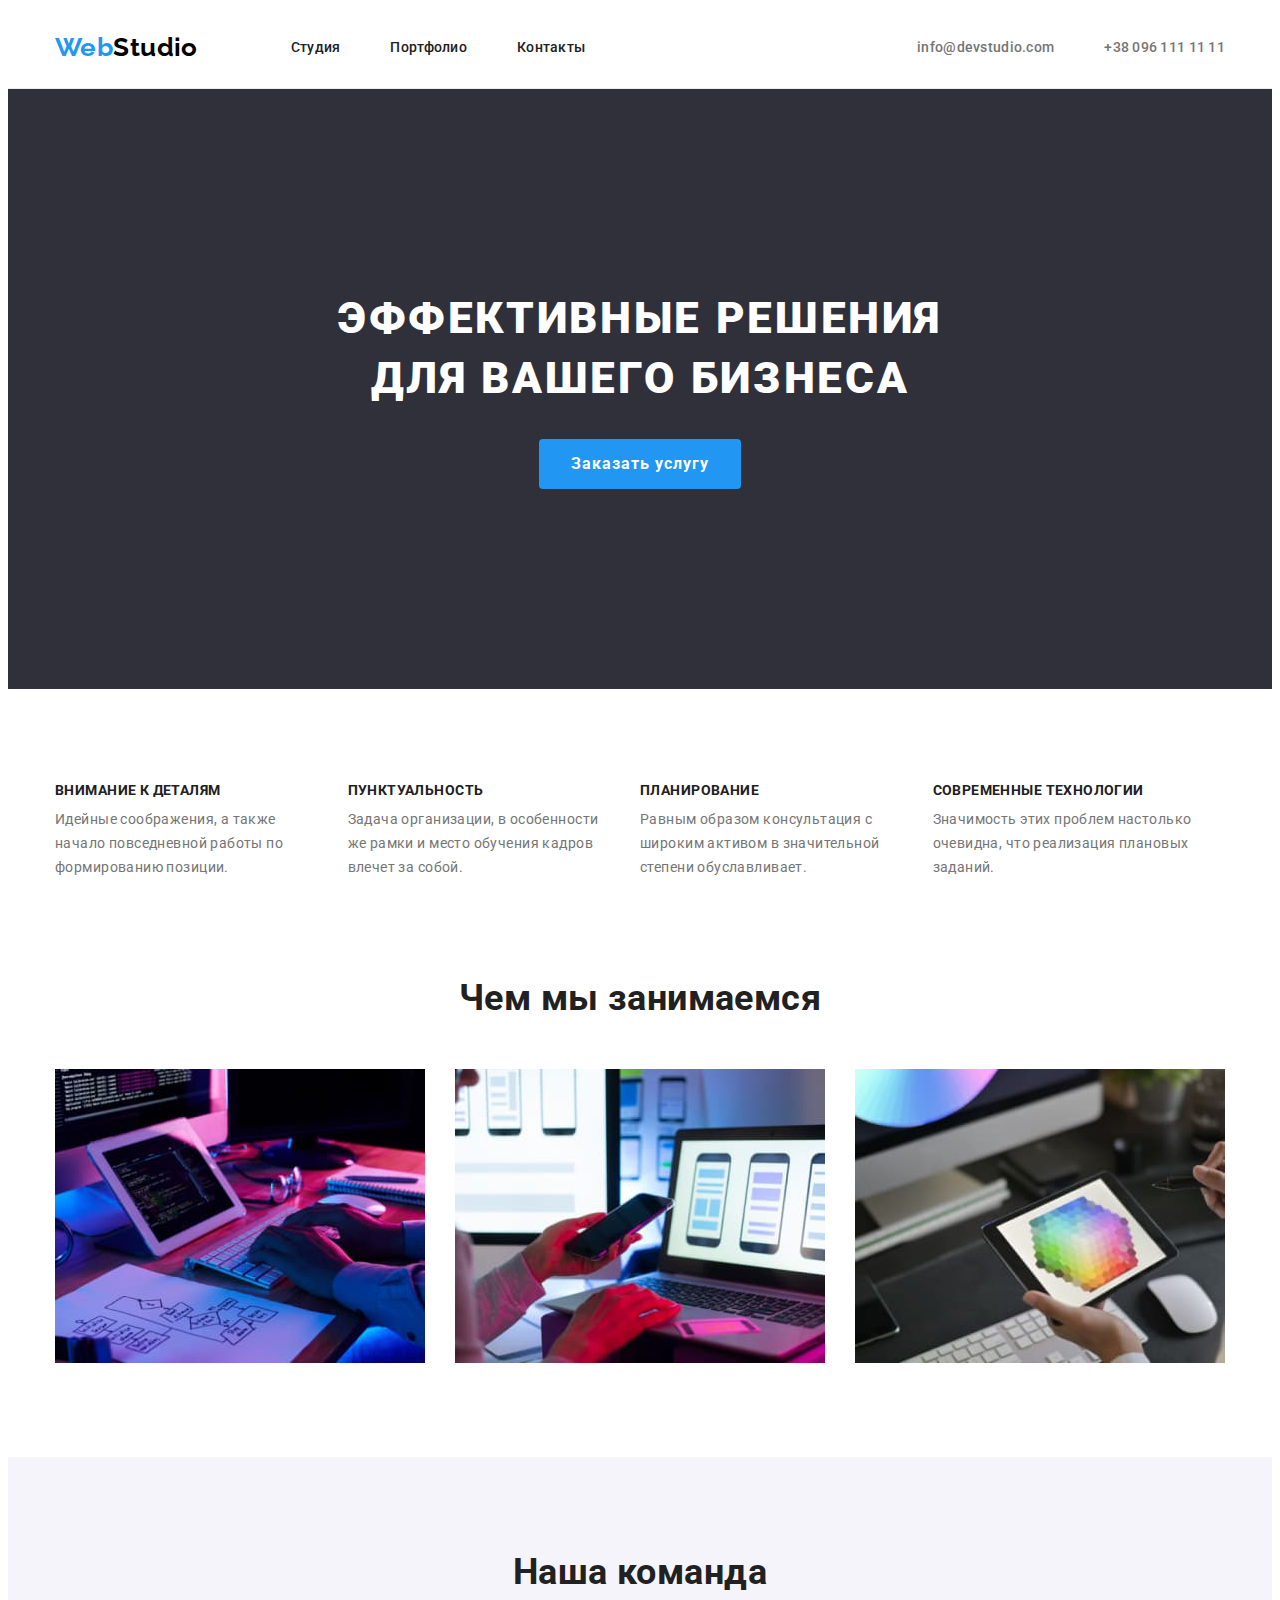
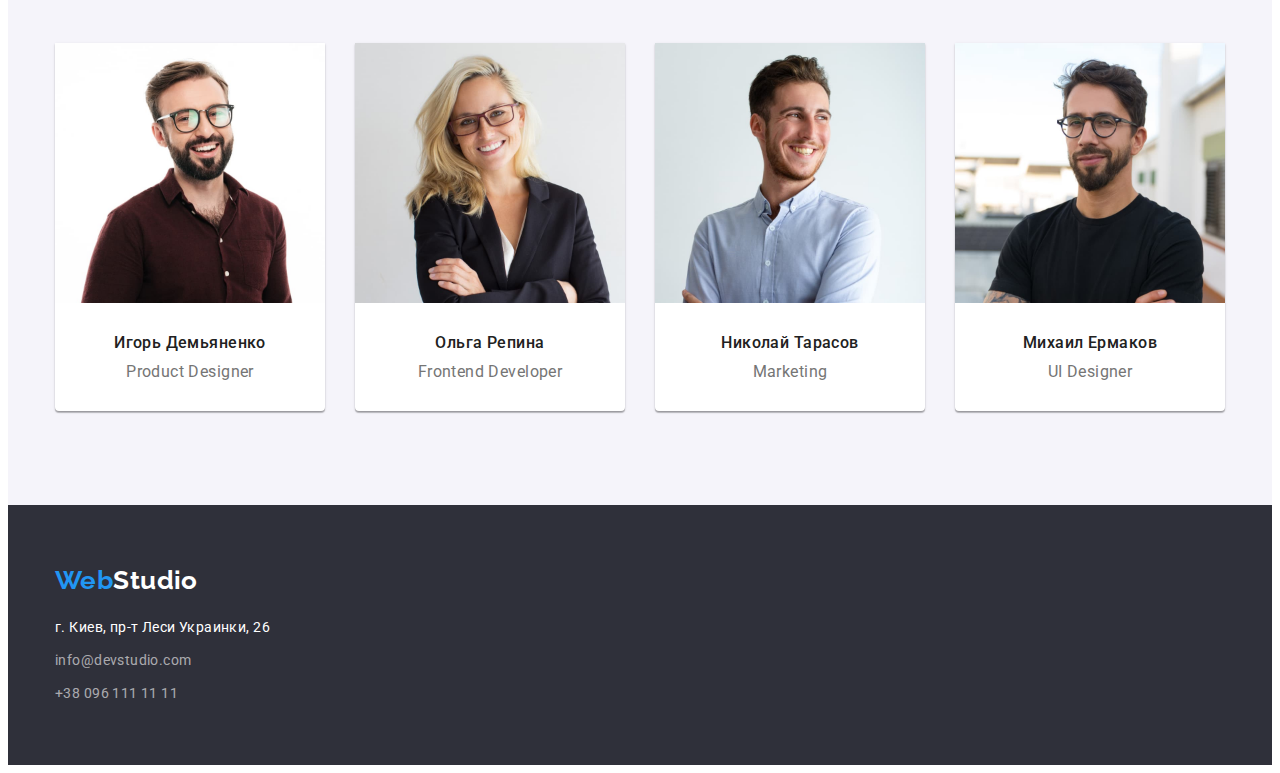
<file: index.html>
<!DOCTYPE html>
<html lang="ru">
  <head>
    <meta charset="UTF-8" />
    <meta http-equiv="X-UA-Compatible" content="IE=edge" />
    <meta name="viewport" content="width=device-width, initial-scale=1.0" />
    <!-- fonts -->
    <link rel="preconnect" href="https://fonts.googleapis.com" />
    <link rel="preconnect" href="https://fonts.gstatic.com" crossorigin />
    <link
      href="https://fonts.googleapis.com/css2?family=Raleway:wght@700&family=Roboto:wght@400;500;700;900&display=swap"
      rel="stylesheet"
    />
    <link
      rel="stylesheet"
      href="https://cdnjs.cloudflare.com/ajax/libs/modern-normalize/1.1.0/modern-normalize.min.css"
      integrity="sha512-wpPYUAdjBVSE4KJnH1VR1HeZfpl1ub8YT/NKx4PuQ5NmX2tKuGu6U/JRp5y+Y8XG2tV+wKQpNHVUX03MfMFn9Q=="
      crossorigin="anonymous"
      referrerpolicy="no-referrer"
    />
    <title>Home Work-3</title>
    <link rel="stylesheet" href="./css/styles.css" />
  </head>

  <body>
    <!-- header -->
    <header class="header">
      <div class="container">
        <div class="header-inner">
          <!-- nav -->
          <nav class="navigation">
            <a class="logo" href="./index.html" lang="en"
              >Web<span class="logo-header">Studio</span></a
            >
            <ul class="navigation-list list">
              <li class="navigation-item">
                <a class="navigation-link" href="./index.html">Студия</a>
              </li>
              <li class="navigation-item">
                <a class="navigation-link" href="./portfolio.html">Портфолио</a>
              </li>
              <li class="navigation-item">
                <a class="navigation-link" href="#footer" title="контакти"
                  >Контакты</a
                >
              </li>
            </ul>
          </nav>
          <ul class="auth-nav list">
            <li class="auth-item">
              <a class="auth-link" href="mailto:info@devstudio.com"
                >info@devstudio.com</a
              >
            </li>
            <li class="auth-item">
              <a class="auth-link" href="tel:+380961111111"
                >+38 096 111 11 11</a
              >
            </li>
          </ul>
        </div>
      </div>
    </header>
    <main>
      <!--section Hero -->
      <section class="hero">
        <div class="container">
          <div class="hero-inner">
            <h1 class="hero-title">
              Эффективные решения <br />
              для вашего бизнеса
            </h1>

            <button class="btn hero-btn" type="button">Заказать услугу</button>
          </div>
        </div>
      </section>

      <!-- section specifics-->
      <section class="section specifics">
        <div class="container">
          <h2 class="visually-hidden">Особенности</h2>
          <ul class="specifics-list list">
            <li class="specifics-item">
              <h3 class="specifics-title">Внимание к деталям</h3>
              <p class="specifics-description">
                Идейные соображения, а также начало повседневной работы по
                формированию позиции.
              </p>
            </li>
            <li class="specifics-item">
              <h3 class="specifics-title">Пунктуальность</h3>
              <p class="specifics-description">
                Задача организации, в особенности же рамки и место обучения
                кадров влечет за собой.
              </p>
            </li>
            <li class="specifics-item">
              <h3 class="specifics-title">Планирование</h3>
              <p class="specifics-description">
                Равным образом консультация с широким активом в значительной
                степени обуславливает.
              </p>
            </li>
            <li class="specifics-item">
              <h3 class="specifics-title">Современные технологии</h3>
              <p class="specifics-description">
                Значимость этих проблем настолько очевидна, что реализация
                плановых заданий.
              </p>
            </li>
          </ul>
        </div>
      </section>
      <!-- what we do  -->
      <section class="section wedo">
        <div class="container">
          <h2 class="section-title">Чем мы занимаемся</h2>
          <ul class="wedo-list list">
            <li class="item">
              <a href="">
                <img
                  src="./images/img.jpg"
                  width="370"
                  height="294"
                  alt="Фото 1 Чем мы занимаемся"
                />
              </a>
            </li>
            <li class="item">
              <a href="">
                <img
                  src="./images/img-1.jpg"
                  width="370"
                  height="294"
                  alt="Фото 2 Чем мы занимаемся"
                />
              </a>
            </li>
            <li class="item">
              <a href="">
                <img
                  src="./images/img-2.jpg"
                  width="370"
                  height="294"
                  alt="Фото 3 Чем мы занимаемся"
                />
              </a>
            </li>
          </ul>
        </div>
      </section>

      <!-- section team -->
      <section class="section team">
        <div class="container">
          <h2 class="section-title">Наша команда</h2>
          <ul class="team-list list">
            <li class="team-item">
              <img
                class="foto"
                src="./images/team/img.jpg"
                width="270"
                height="260"
                alt="Игорь Демьяненко"
              />
              <div class="team-content">
                <h3 class="team-name">Игорь Демьяненко</h3>
                <p class="team-position" lang="en">Product Designer</p>
              </div>
            </li>
            <li class="team-item">
              <img
                class="foto"
                src="./images/team/img-1.jpg"
                width="270"
                height="260"
                alt="Ольга Репина"
              />
              <div class="team-content">
                <h3 class="team-name">Ольга Репина</h3>
                <p class="team-position" lang="en">Frontend Developer</p>
              </div>
            </li>
            <li class="team-item">
              <img
                class="foto"
                src="./images/team/img-2.jpg"
                width="270"
                height="260"
                alt="Николай Тарасов"
              />
              <div class="team-content">
                <h3 class="team-name">Николай Тарасов</h3>
                <p class="team-position" lang="en">Marketing</p>
              </div>
            </li>
            <li class="team-item">
              <img
                class="foto"
                src="./images/team/img-3.jpg"
                width="270"
                height="260"
                alt="Михаил Ермаков"
              />
              <div class="team-content">
                <h3 class="team-name">Михаил Ермаков</h3>
                <p class="team-position" lang="en">UI Designer</p>
              </div>
            </li>
          </ul>
        </div>
      </section>
    </main>

    <!-- footer -->
    <footer class="footer" id="footer">
      <div class="container">
        <a class="logo" href="./index.html"
          >Web<span class="logo-footer">Studio</span></a
        >
        <address class="address">
          <a
            class="link"
            href="https://goo.gl/maps/6HANdDSxnNxps1i66"
            target="_blank"
            >г. Киев, пр-т Леси Украинки, 26</a
          >
          <ul class="footer-list list">
            <li class="item">
              <a class="link" href="mailto:info@devstudio.com"
                >info@devstudio.com</a
              >
            </li>
            <li class="item">
              <a class="link" href="tel:+380961111111">+38 096 111 11 11</a>
            </li>
          </ul>
        </address>
      </div>
    </footer>
  </body>
</html>
</file>
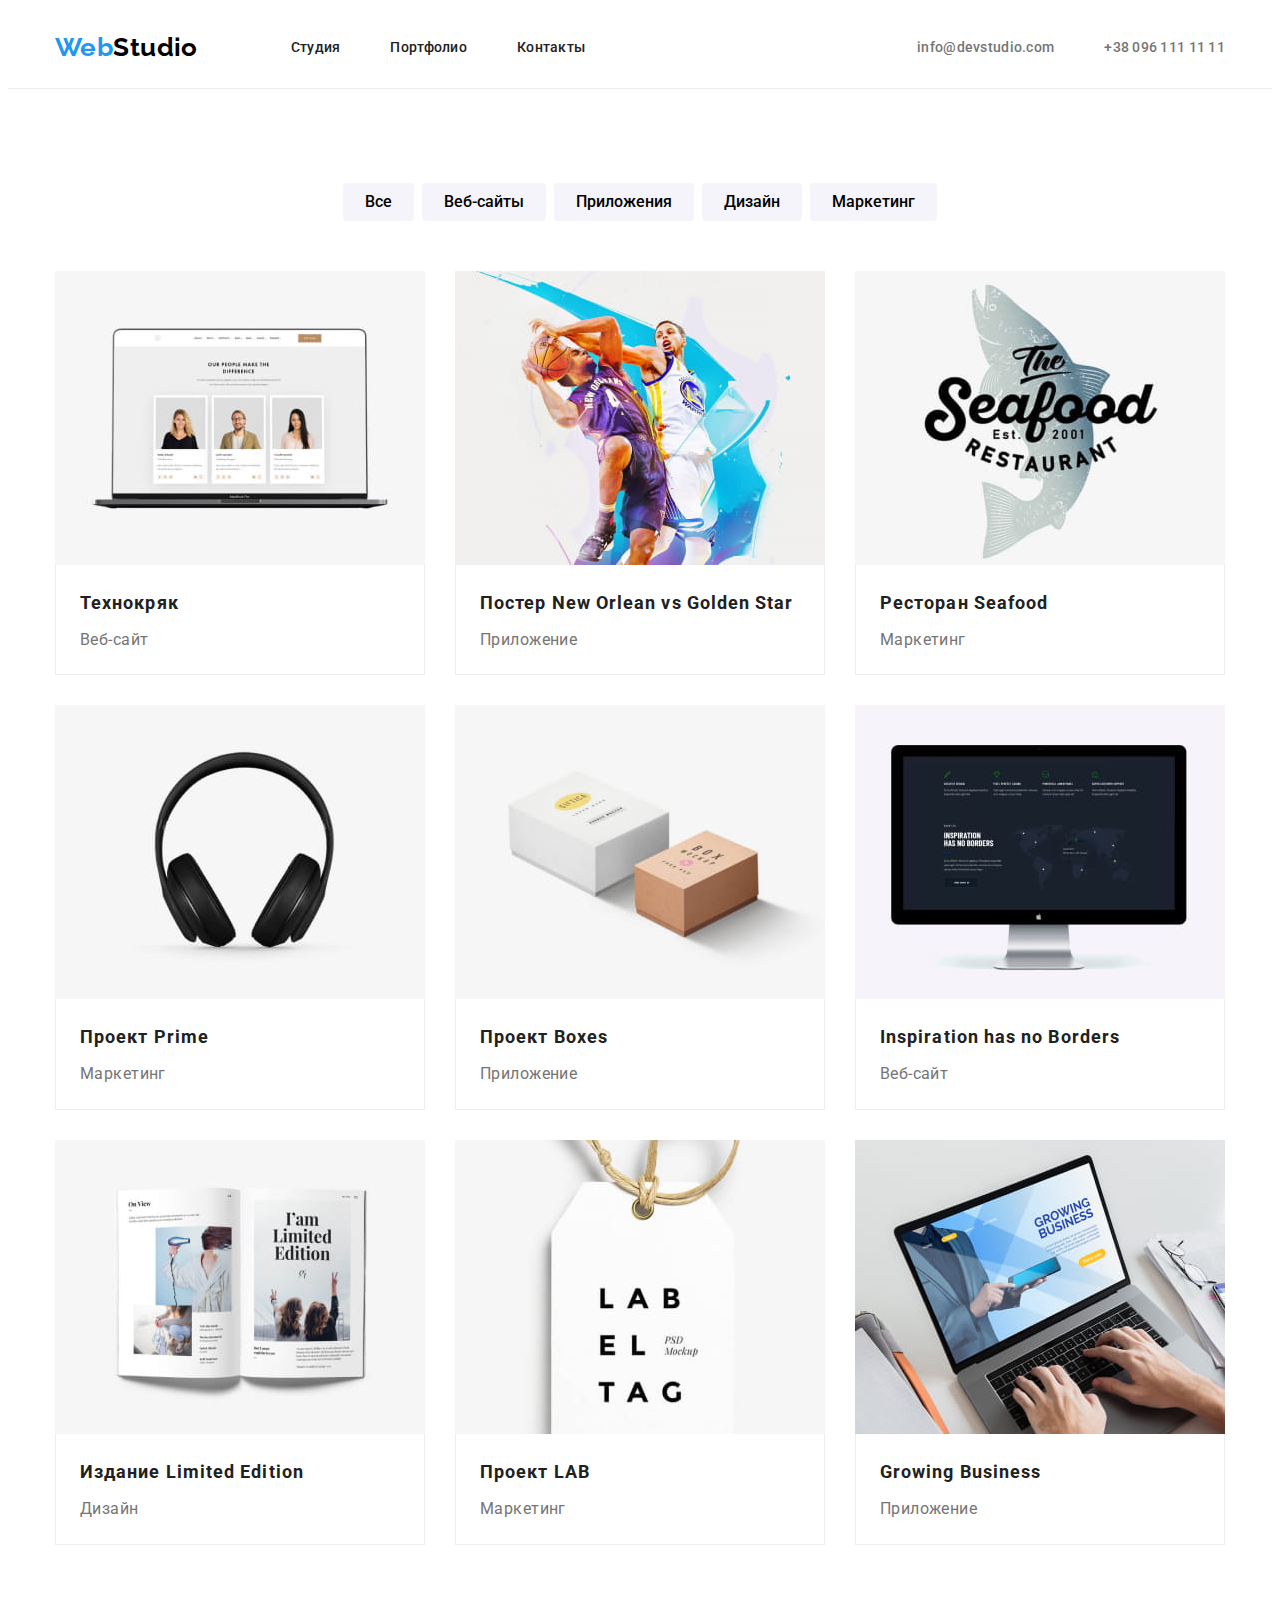
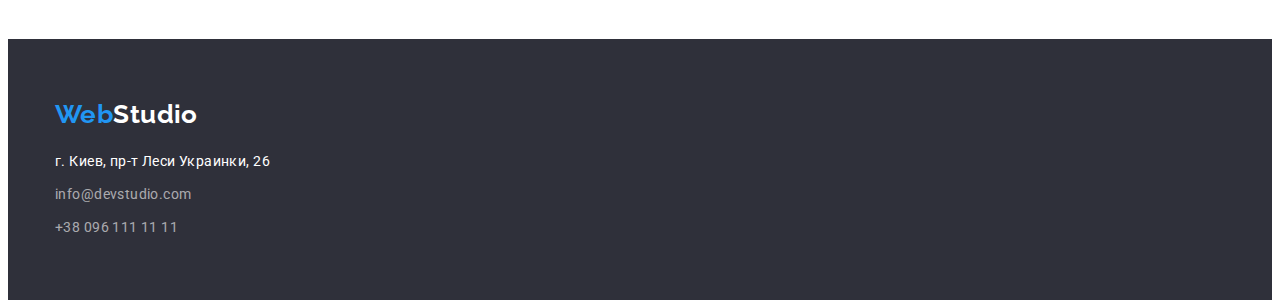
<file: portfolio.html>
<!DOCTYPE html>
<html lang="ru">
  <head>
    <meta charset="UTF-8" />
    <meta http-equiv="X-UA-Compatible" content="IE=edge" />
    <meta name="viewport" content="width=device-width, initial-scale=1.0" />
    <!-- fonts -->
    <link rel="preconnect" href="https://fonts.googleapis.com" />
    <link rel="preconnect" href="https://fonts.gstatic.com" crossorigin />
    <link
      href="https://fonts.googleapis.com/css2?family=Raleway:wght@700&family=Roboto:wght@400;500;700;900&display=swap"
      rel="stylesheet"
    />
    <link
      rel="stylesheet"
      href="https://cdnjs.cloudflare.com/ajax/libs/modern-normalize/1.1.0/modern-normalize.min.css"
      integrity="sha512-wpPYUAdjBVSE4KJnH1VR1HeZfpl1ub8YT/NKx4PuQ5NmX2tKuGu6U/JRp5y+Y8XG2tV+wKQpNHVUX03MfMFn9Q=="
      crossorigin="anonymous"
      referrerpolicy="no-referrer"
    />
    <title>Portfolio</title>
    <link rel="stylesheet" href="./css/styles.css" />
  </head>

  <body>
    <!-- header -->
    <header class="header">
      <div class="container">
        <div class="header-inner">
          <!-- nav -->
          <nav class="navigation">
            <a class="logo" href="./index.html" title="web studio"
              >Web<span class="logo-header">Studio</span></a
            >
            <ul class="navigation-list list">
              <li class="navigation-item">
                <a class="navigation-link" href="./index.html">Студия</a>
              </li>
              <li class="navigation-item">
                <a class="navigation-link" href="./portfolio.html">Портфолио</a>
              </li>
              <li class="navigation-item">
                <a class="navigation-link" href="#footer" title="контакти"
                  >Контакты</a
                >
              </li>
            </ul>
          </nav>
          <ul class="auth-nav list">
            <li class="auth-item">
              <a class="auth-link" href="mailto:info@devstudio.com"
                >info@devstudio.com</a
              >
            </li>
            <li class="auth-item">
              <a class="auth-link" href="tel:+380961111111"
                >+38 096 111 11 11</a
              >
            </li>
          </ul>
        </div>
      </div>
    </header>
    <!-- main -->
    <main>
      <!-- section portfolio -->
      <section class="portfolio section">
        <div class="container">
          <!-- menu button -->
          <h2 hidden>Портфолио</h2>
          <menu class="portfolio-menu list">
            <li class="portfolio-item">
              <button class="btn portfolio-btn" type="button">Все</button>
            </li>
            <li class="portfolio-item">
              <button class="btn portfolio-btn" type="button">Веб-сайты</button>
            </li>
            <li class="portfolio-item">
              <button class="btn portfolio-btn" type="button">
                Приложения
              </button>
            </li>
            <li class="portfolio-item">
              <button class="btn portfolio-btn" type="button">Дизайн</button>
            </li>
            <li class="portfolio-item">
              <button class="btn portfolio-btn" type="button">Маркетинг</button>
            </li>
          </menu>

          <!-- list portfolio -->
          <ul class="portfolio-list list">
            <li class="portfolio-item">
              <img
                class="portfolio-img-work"
                src="./images/porfolio/img.jpg"
                width="370"
                height="294"
                alt="Технокряк"
              />
              <div class="portfolio-content">
                <h3 class="portfolio-name-work">Технокряк</h3>
                <p class="portfolio-description">Веб-сайт</p>
              </div>
            </li>
            <li class="portfolio-item">
              <img
                class="portfolio-img-work"
                src="./images/porfolio/img-1.jpg"
                width="370"
                height="294"
                alt="Постер Новый Орлеан против Золотой Звезды"
              />
              <div class="portfolio-content">
                <h3 class="portfolio-name-work" lang="ru en">
                  Постер New Orlean vs Golden Star
                </h3>
                <p class="portfolio-description">Приложение</p>
              </div>
            </li>
            <li class="portfolio-item">
              <img
                class="portfolio-img-work"
                src="./images/porfolio/img-2.jpg"
                width="370"
                height="294"
                alt="Ресторан Морепродукты"
              />
              <div class="portfolio-content">
                <h3 class="portfolio-name-work" lang="ru en">
                  Ресторан Seafood
                </h3>
                <p class="portfolio-description">Маркетинг</p>
              </div>
            </li>
            <li class="portfolio-item">
              <img
                class="portfolio-img-work"
                src="./images/porfolio/img-3.jpg"
                width="370"
                height="294"
                alt="Проект основной"
              />
              <div class="portfolio-content">
                <h3 class="portfolio-name-work" lang="ru en">Проект Prime</h3>
                <p class="portfolio-description">Маркетинг</p>
              </div>
            </li>
            <li class="portfolio-item">
              <img
                class="portfolio-img-work"
                src="./images/porfolio/img-4.jpg"
                width="370"
                height="294"
                alt="Проект Коробки"
              />
              <div class="portfolio-content">
                <h3 class="portfolio-name-work" lang="ru en">Проект Boxes</h3>
                <p class="portfolio-description">Приложение</p>
              </div>
            </li>
            <li class="portfolio-item">
              <img
                class="portfolio-img-work"
                src="./images/porfolio/img-5.jpg"
                width="370"
                height="294"
                alt="Вдохновение не имеет границ"
              />
              <div class="portfolio-content">
                <h3 class="portfolio-name-work" lang="en">
                  Inspiration has no Borders
                </h3>
                <p class="portfolio-description">Веб-сайт</p>
              </div>
            </li>
            <li class="portfolio-item">
              <img
                class="portfolio-img-work"
                src="./images/porfolio/img-6.jpg"
                width="370"
                height="294"
                alt="Издание Ограниченный выпуск"
              />
              <div class="portfolio-content">
                <h3 class="portfolio-name-work" lang="ru en">
                  Издание Limited Edition
                </h3>
                <p class="portfolio-description">Дизайн</p>
              </div>
            </li>
            <li class="portfolio-item">
              <img
                class="portfolio-img-work"
                src="./images/porfolio/img-7.jpg"
                width="370"
                height="294"
                alt="Проект LAB"
              />
              <div class="portfolio-content">
                <h3 class="portfolio-name-work">Проект LAB</h3>
                <p class="portfolio-description">Маркетинг</p>
              </div>
            </li>
            <li class="portfolio-item">
              <img
                class="portfolio-img-work"
                src="./images/porfolio/img-8.jpg"
                width="370"
                height="294"
                alt="Растущий бизнес"
              />
              <div class="portfolio-content">
                <h3 class="portfolio-name-work" lang="en">Growing Business</h3>
                <p class="portfolio-description">Приложение</p>
              </div>
            </li>
          </ul>
        </div>
      </section>
    </main>

    <!-- footer -->
    <footer class="footer" id="footer">
      <div class="container">
        <a class="logo" href="./index.html"
          >Web<span class="logo-footer">Studio</span></a
        >
        <address class="address">
          <a
            class="link"
            href="https://goo.gl/maps/6HANdDSxnNxps1i66"
            target="_blank"
            >г. Киев, пр-т Леси Украинки, 26</a
          >
          <ul class="footer-list list">
            <li class="item">
              <a class="link" href="mailto:info@devstudio.com"
                >info@devstudio.com</a
              >
            </li>
            <li class="item">
              <a class="link" href="tel:+380961111111">+38 096 111 11 11</a>
            </li>
          </ul>
        </address>
      </div>
    </footer>
  </body>
</html>
</file>
<file: css/styles.css>
:root {
  --primary-tex-color: #212121;
  --secondary-tex-color: #757575;
  --accent-color-white: #ffffff;
  --accent-color: #2196f3;

  --primary-background: #ffffff;
  --secondary-background: #f5f4fa;
  --background: #2f303a;
  --backgroundcolor-btn: #2196f3;
  --backgroundcolor-btn-hover: #188ce8;
  --border-radius-btn: 4px;
}
html {
  box-sizing: border-box;
  scroll-behavior: smooth;
}
*,
*::after,
*::before {
  box-sizing: inherit;
}
body {
  font-family: "Roboto", sans-serif;
  font-size: 14px;
  line-height: 1.14; /*16px****/
  letter-spacing: 0.03em;
  color: var(--primary-tex-color);

  background-color: var(--primary-background);
}
h1,
h2,
h3,
h4,
h5,
h6,
p {
  margin: 0;
}

img {
  display: block;
  width: 100%;
}
.visually-hidden {
  position: absolute;
  width: 1px;
  height: 1px;
  margin: -1px;
  border: 0;
  padding: 0;

  white-space: nowrap;
  clip-path: inset(50%);
  clip: rect(0 0 0 0);
  overflow: hidden;
}
.list {
  list-style: none;
  margin: 0;
  padding: 0;
}
.container {
  width: 1200px;
  padding-left: 15px;
  padding-right: 15px;
  margin: 0 auto;
}
.section {
  padding-top: 94px;
  padding-bottom: 94px;
}
.section-title {
  margin-bottom: 50px;

  font-weight: 700;
  font-size: 36px;
  line-height: 1.17;
  text-align: center;
}
.btn {
  font-family: inherit;
  font-size: 16px;
  text-align: center;

  background-color: var(--secondary-background);
  border-radius: var(--border-radius-btn);
  cursor: pointer;
  border: none;
}
/* HEADER ******************************************************/
.header {
  border-bottom: 1px solid #ececec;
}
.header-inner,
.navigation {
  display: flex;
  align-items: center;
}

.logo {
  margin-right: 93px;
  font-family: "Raleway", sans-serif;
  font-weight: 700;
  font-size: 26px;
  line-height: 1.2;
  color: var(--accent-color);
  text-decoration: none;
}
.logo-header {
  color: #000000;
  text-decoration: none;
}

/* navigation ******************************/
.navigation-list {
  display: flex;
}
.navigation-item {
  margin-right: 50px;
}
.navigation-item:last-child {
  margin-right: 0;
}
.navigation-link {
  display: inline-block;
  padding-top: 32px;
  padding-bottom: 32px;
  font-weight: 500;
  letter-spacing: 0.02em;
  color: var(--primary-tex-color);
  text-decoration: none;

  transition: color 0.3s ease;
}

/* auth ************************************/
.auth-nav.list {
  display: flex;
  margin-left: auto;
}
.auth-item:first-child {
  margin-right: 50px;
}
.auth-link {
  font-weight: 500;
  letter-spacing: 0.02em;
  color: var(--secondary-tex-color);
  text-decoration: none;

  transition: color 0.3s ease;
}

.navigation-link:hover,
.navigation-link:focus,
.auth-link:hover,
.auth-link:focus {
  color: var(--accent-color);
}
/* HERO *************************************************************************/
.hero {
  /* display: flex;
  align-items: center;
  height: 600px; */
  background-color: var(--background);
}
.hero-inner {
  padding-top: 200px;
  padding-bottom: 200px;
  text-align: center;
}
.hero-title {
  margin-bottom: 30px;
  font-weight: 900;
  font-size: 44px;
  line-height: 1.36;
  letter-spacing: 0.06em;
  text-transform: uppercase;
  color: var(--accent-color-white);
}

.hero-btn {
  padding: 10px 32px;

  font-weight: 700;
  line-height: 1.87;
  letter-spacing: 0.06em;
  color: var(--accent-color-white);
  background-color: var(--backgroundcolor-btn);

  transition: background-color 0.3s ease;
}
.hero-btn:hover,
.hero-btn:focus {
  background-color: var(--backgroundcolor-btn-hover);
}

/* specifics **************************************************************************/
.specifics-list {
  display: flex;
  column-gap: 30px;
}
.specifics-item {
  flex-basis: calc(100% / 4 - 30px);
  height: 100px;
  overflow: auto;
}
.specifics-title {
  margin-bottom: 10px;

  font-weight: 700;
  font-size: 14px;
  text-transform: uppercase;
}
.specifics-description {
  line-height: 1.7;
  color: var(--secondary-tex-color);
  overflow: hidden;
}

/* wedo **************************************************************************/
.wedo {
  padding-top: 0;
}
.wedo-list {
  display: flex;
  flex-wrap: wrap;
  column-gap: 30px;
  row-gap: 30px;
  /* margin-right: -30px; */
  /* margin-top: -30px; */
}
.wedo > .item {
  /* width: calc((100% - 90px) / 3); */
  flex-basis: calc(100% / 3 - 30px);
  /* margin-right: 30px; */
  /* margin-top: 30px; */
}

/* team ************************************************************************/
.team {
  background-color: var(--secondary-background);
}
.team-list {
  display: flex;
  flex-wrap: wrap;
  column-gap: 30px;
  row-gap: 30px;
}

.team-item {
  flex-basis: calc((100% - 90px) / 4);
  background-color: #fff;
  box-shadow: 0px 1px 3px rgba(0, 0, 0, 0.12), 0px 1px 1px rgba(0, 0, 0, 0.14),
    0px 2px 1px rgba(0, 0, 0, 0.2);
  border-radius: 0px 0px 4px 4px;
}

.team-content {
  padding: 30px 15px;
}
.team-name,
.team-position {
  text-align: center;
  font-weight: 500;
  font-size: 16px;
  line-height: 1.19;
}
.team-position {
  margin-top: 10px;
  font-weight: normal;
  color: var(--secondary-tex-color);
}

/* portfolio ****************************************************************/

.portfolio-menu {
  display: flex;
  justify-content: center;
  margin-bottom: 50px;
}

.portfolio-menu .portfolio-item:not(:last-child) {
  margin-right: 8px;
}

.portfolio-btn {
  padding: 6px 22px;
  font-weight: 500;
  font-size: 16px;
  line-height: 1.6;
  background-color: var(--secondary-background);
  transition: all 0.3s;
}

.portfolio-btn:hover,
.portfolio-btn:focus {
  color: var(--accent-color-white);
  background-color: var(--accent-color);
  box-shadow: 0px 3px 1px rgba(0, 0, 0, 0.1), 0px 1px 2px rgba(0, 0, 0, 0.08),
    0px 2px 2px rgba(0, 0, 0, 0.12);
}
.portfolio-list {
  display: flex;
  column-gap: 30px;
  row-gap: 30px;
  flex-wrap: wrap;
}
.portfolio-list .portfolio-item {
  flex-basis: calc((100% - 60px) / 3);
}

.portfolio-name-work {
  margin-bottom: 4px;
  font-weight: 700;
  font-size: 18px;
  line-height: 2;
  letter-spacing: 0.06em;
}
.portfolio-description {
  font-size: 16px;
  line-height: 1.87;

  color: var(--secondary-tex-color);
}
.portfolio-content {
  padding: 20px 24px;
  border: 1px solid #eeeeee;
  border-top: 0;
}

/* footer ************************************************************************/
.footer {
  padding-top: 60px;
  padding-bottom: 60px;
  background-color: var(--background);
}
.footer .logo {
  margin-right: 0;
}
.logo-footer {
  color: var(--accent-color-white);
}

.address,
.address .link {
  margin-top: 20px;

  font-style: normal;
  font-size: 14px;
  line-height: 1.7;
  color: var(--accent-color-white);
  text-decoration: none;
}
.footer-list .item {
  margin-top: 9px;
}
.footer-list .link {
  color: rgba(255, 255, 255, 0.6);
}
.link:hover,
.link:focus {
  color: var(--accent-color);
}
</file>
